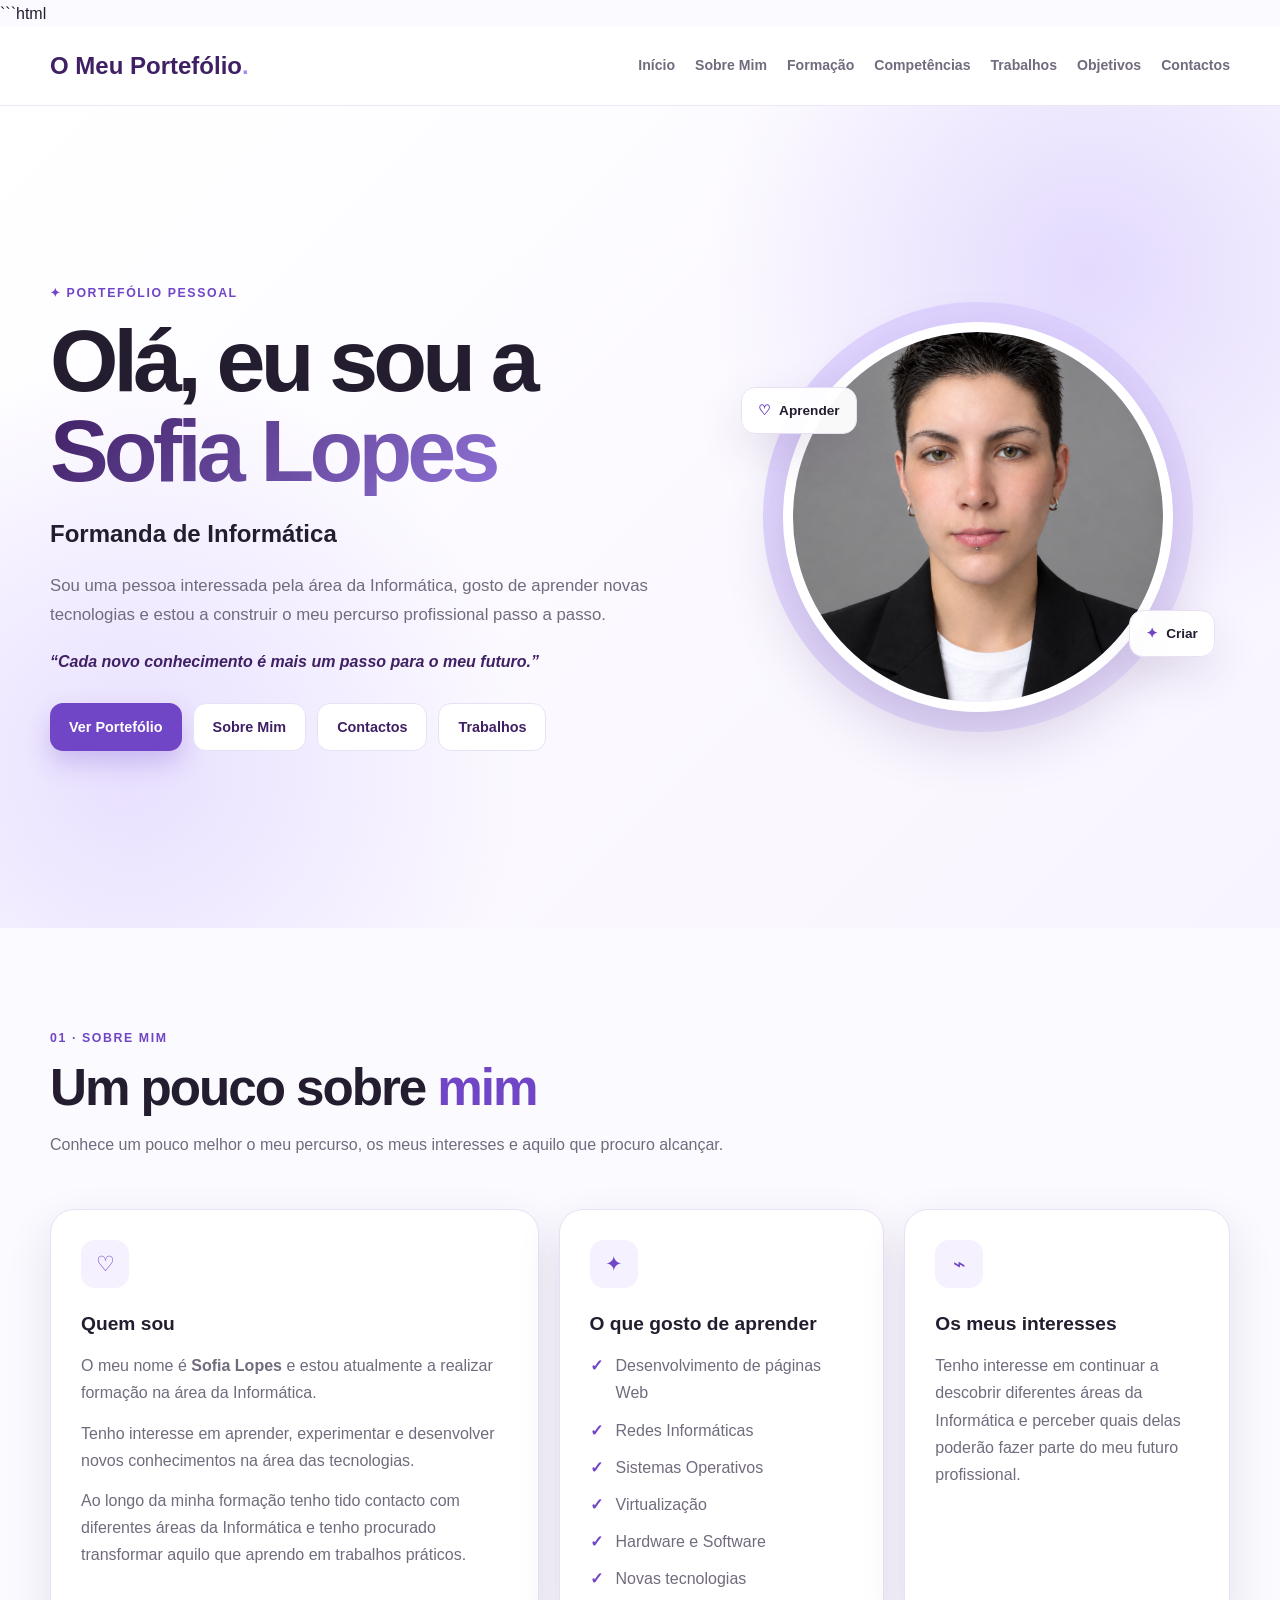
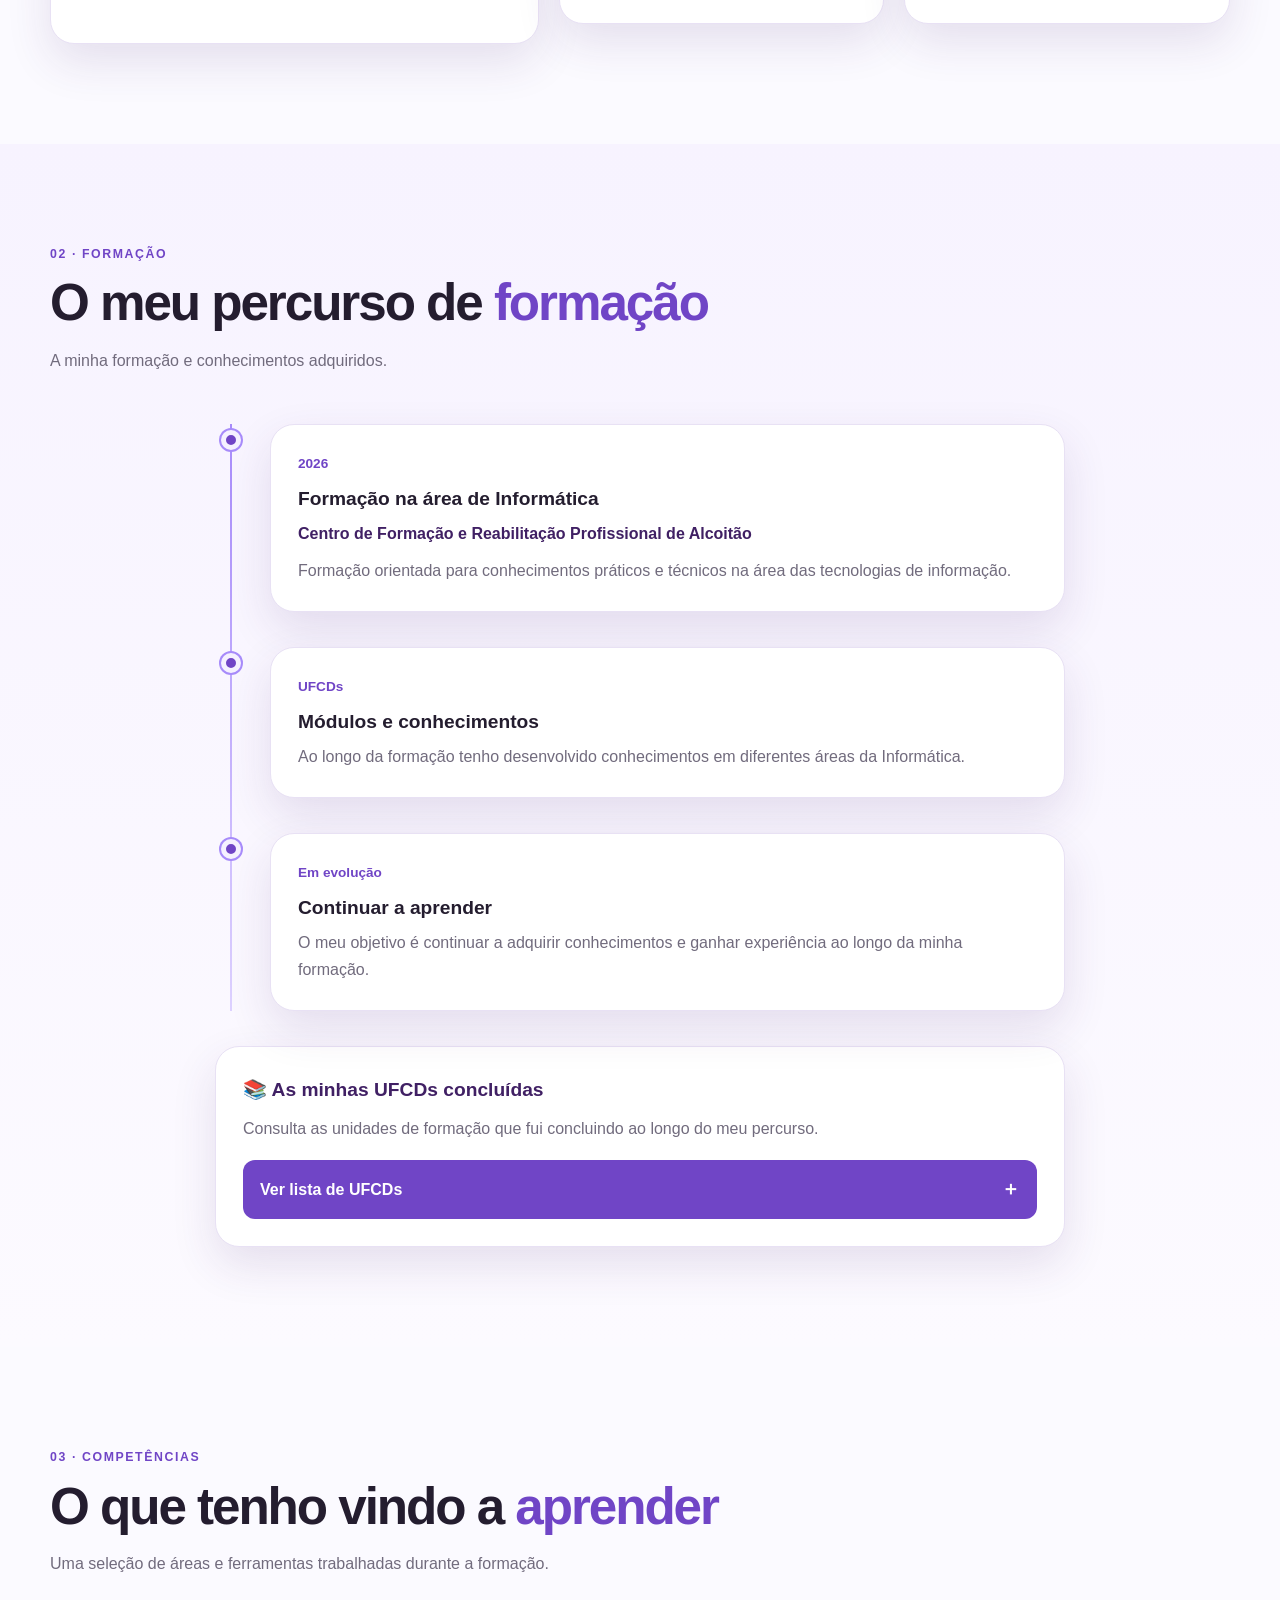
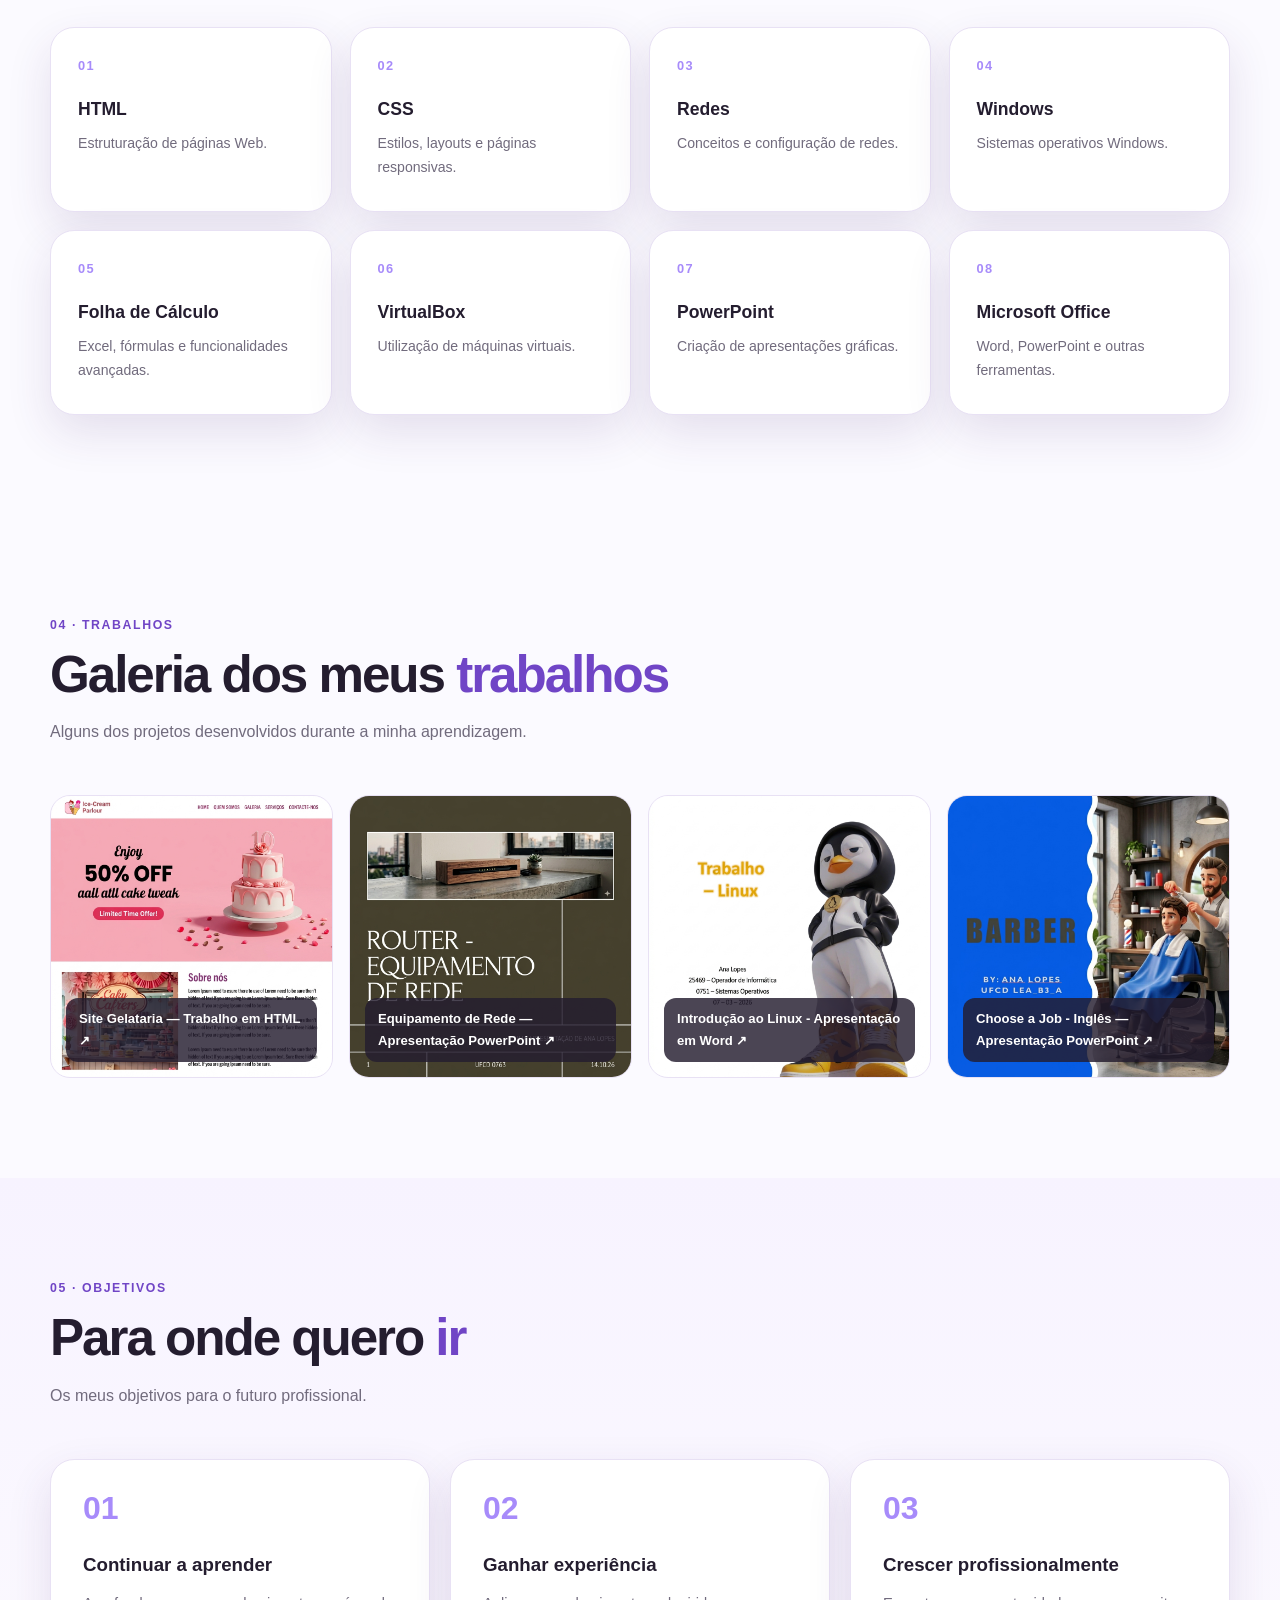
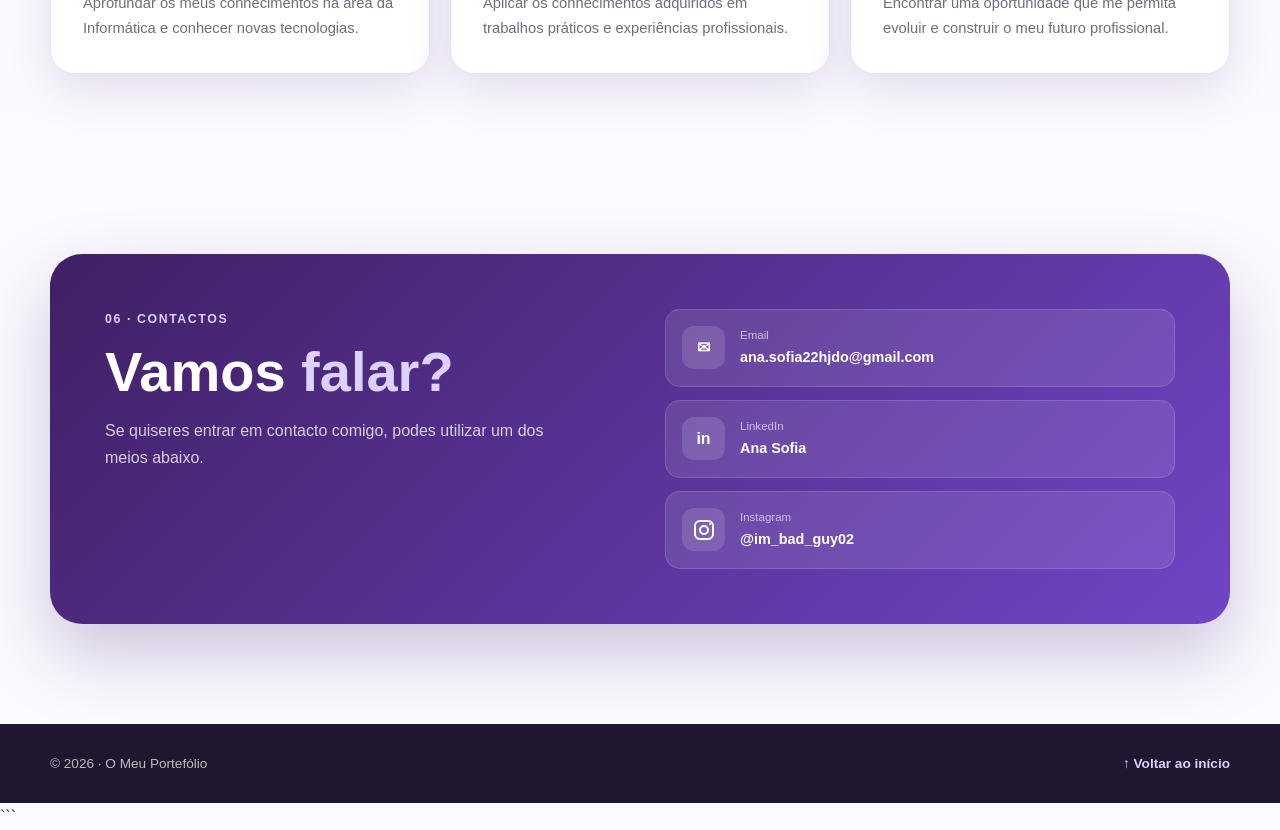
<file: index.html>
```html
<!DOCTYPE html>
<html lang="pt-PT">

<head>
    <meta charset="UTF-8">
    <meta name="viewport" content="width=device-width, initial-scale=1.0">

    <title>O Meu Portefólio | Formanda de Informática</title>

    <meta name="description" content="Portefólio pessoal de uma formanda de Informática.">

    <style>
        /* CORES DO SITE */

        :root {
            --roxo-escuro: #402064;
            --roxo: #7045c6;
            --roxo-claro: #a78bfa;
            --lilas: #ddd1ff;
            --lilas-claro: #f5f1ff;
            --branco: #ffffff;
            --fundo: #fbfaff;
            --texto: #241d2f;
            --texto-secundario: #716b7d;
            --borda: #e8e1f4;
            --sombra: 0 18px 45px rgba(67, 32, 111, 0.12);
            --raio: 24px;
            --largura: 1180px;
        }

        /* RESET */

        * {
            margin: 0;
            padding: 0;
            box-sizing: border-box;
        }

        html {
            scroll-behavior: smooth;
            scroll-padding-top: 90px;
        }

        body {
            font-family: "Segoe UI", Arial, Helvetica, sans-serif;
            color: var(--texto);
            background: var(--fundo);
            line-height: 1.7;
            overflow-x: hidden;
        }

        img {
            display: block;
            max-width: 100%;
        }

        a {
            color: inherit;
            text-decoration: none;
        }

        .container {
            width: min(calc(100% - 40px), var(--largura));
            margin: 0 auto;
        }

        /* MENU / CABEÇALHO */

        .site-header {
            position: sticky;
            top: 0;
            z-index: 1000;
            background: rgba(255, 255, 255, 0.94);
            backdrop-filter: blur(15px);
            border-bottom: 1px solid rgba(232, 225, 244, 0.8);
        }

        .nav-wrap {
            min-height: 78px;
            display: flex;
            align-items: center;
            justify-content: space-between;
            gap: 25px;
        }

        .logo {
            font-size: 1.5rem;
            font-weight: 800;
            color: var(--roxo-escuro);
            white-space: nowrap;
        }

        .logo span {
            color: var(--roxo-claro);
        }

        .desktop-nav {
            display: flex;
            align-items: center;
            gap: 20px;
        }

        .desktop-nav a {
            position: relative;
            color: var(--texto-secundario);
            font-size: 0.88rem;
            font-weight: 600;
            transition: color 0.25s ease;
        }

        .desktop-nav a::after {
            content: "";
            position: absolute;
            left: 0;
            bottom: -7px;
            width: 0;
            height: 2px;
            background: var(--roxo);
            transition: width 0.25s ease;
        }

        .desktop-nav a:hover {
            color: var(--roxo);
        }

        .desktop-nav a:hover::after {
            width: 100%;
        }

        /* MENU MOBILE */

        .mobile-nav {
            display: none;
        }

        .mobile-nav summary {
            list-style: none;
            cursor: pointer;
            padding: 9px 15px;
            border-radius: 12px;
            background: var(--lilas-claro);
            color: var(--roxo-escuro);
            font-weight: 700;
        }

        .mobile-nav summary::-webkit-details-marker {
            display: none;
        }

        .mobile-nav nav {
            position: absolute;
            top: 70px;
            left: 14px;
            right: 14px;
            display: flex;
            flex-direction: column;
            padding: 10px;
            background: white;
            border: 1px solid var(--borda);
            border-radius: 18px;
            box-shadow: var(--sombra);
        }

        .mobile-nav nav a {
            padding: 12px 14px;
            border-radius: 10px;
            font-weight: 600;
        }

        .mobile-nav nav a:hover {
            background: var(--lilas-claro);
            color: var(--roxo);
        }

        /* INÍCIO */

        .hero {
            position: relative;
            min-height: calc(100vh - 78px);
            display: flex;
            align-items: center;
            overflow: hidden;
            background:
                radial-gradient(circle at 85% 20%, rgba(167, 139, 250, 0.28), transparent 30%),
                radial-gradient(circle at 10% 80%, rgba(221, 209, 255, 0.65), transparent 30%),
                linear-gradient(135deg, #ffffff, #f8f4ff);
        }

        .hero-content {
            position: relative;
            display: grid;
            grid-template-columns: minmax(0, 1.1fr) minmax(320px, 0.9fr);
            align-items: center;
            gap: 60px;
            padding: 80px 0;
        }

        .hero-text {
            animation: aparecer 0.8s ease both;
        }

        .eyebrow {
            color: var(--roxo);
            text-transform: uppercase;
            letter-spacing: 0.13em;
            font-size: 0.77rem;
            font-weight: 800;
            margin-bottom: 12px;
        }

        .hero h1 {
            font-size: clamp(3rem, 7vw, 5.5rem);
            line-height: 1.02;
            letter-spacing: -0.055em;
            margin-bottom: 18px;
        }

        .hero h1 span {
            display: block;
            background: linear-gradient(135deg, var(--roxo-escuro), var(--roxo-claro));
            -webkit-background-clip: text;
            background-clip: text;
            -webkit-text-fill-color: transparent;
        }

        .hero h2 {
            font-size: clamp(1.2rem, 2vw, 1.5rem);
            margin-bottom: 18px;
        }

        .hero-description {
            max-width: 650px;
            color: var(--texto-secundario);
            font-size: 1.05rem;
            margin-bottom: 18px;
        }

        .hero-quote {
            color: var(--roxo-escuro);
            font-style: italic;
            font-weight: 600;
            margin-bottom: 28px;
        }

        /* BOTÕES */

        .hero-buttons {
            display: flex;
            flex-wrap: wrap;
            gap: 11px;
        }

        .btn {
            min-height: 46px;
            display: inline-flex;
            align-items: center;
            justify-content: center;
            padding: 11px 19px;
            border-radius: 13px;
            font-weight: 700;
            font-size: 0.9rem;
            transition: transform 0.25s ease, box-shadow 0.25s ease, background 0.25s ease;
        }

        .btn:hover {
            transform: translateY(-3px);
        }

        .btn-primary {
            color: white;
            background: var(--roxo);
            box-shadow: 0 12px 25px rgba(112, 69, 198, 0.25);
        }

        .btn-primary:hover {
            background: var(--roxo-escuro);
        }

        .btn-secondary {
            color: var(--roxo-escuro);
            background: white;
            border: 1px solid var(--borda);
        }

        .btn-secondary:hover {
            background: var(--lilas-claro);
            border-color: var(--roxo-claro);
        }

        /* FOTO DE PERFIL */

        .hero-photo-area {
            position: relative;
            display: flex;
            justify-content: center;
            align-items: center;
            min-height: 500px;
            animation: aparecer 0.8s 0.15s ease both;
        }

        .profile-photo {
            position: relative;
            z-index: 2;
            width: min(390px, 80vw);
            aspect-ratio: 1 / 1;
            object-fit: cover;
            border-radius: 50%;
            border: 10px solid white;
            box-shadow: 0 25px 60px rgba(67, 32, 111, 0.20);
        }

        .photo-decoration {
            position: absolute;
            width: 430px;
            height: 430px;
            border-radius: 50%;
            background: linear-gradient(135deg, var(--lilas), rgba(167, 139, 250, 0.15));
            transform: rotate(8deg);
        }

        .floating-card {
            position: absolute;
            z-index: 4;
            display: flex;
            align-items: center;
            gap: 8px;
            padding: 11px 16px;
            background: rgba(255, 255, 255, 0.95);
            border: 1px solid var(--borda);
            border-radius: 14px;
            box-shadow: var(--sombra);
            font-weight: 700;
            font-size: 0.85rem;
            animation: flutuar 4s ease-in-out infinite;
        }

        .floating-card span {
            color: var(--roxo);
        }

        .card-one {
            left: 3%;
            top: 24%;
        }

        .card-two {
            right: 3%;
            bottom: 22%;
            animation-delay: 1s;
        }

        /* SECÇÕES */

        .section {
            padding: 100px 0;
        }

        .section-alt {
            background: linear-gradient(180deg, #f7f3ff, #fcfaff);
        }

        .section-heading {
            max-width: 700px;
            margin-bottom: 50px;
        }

        .section-label {
            color: var(--roxo);
            text-transform: uppercase;
            letter-spacing: 0.13em;
            font-size: 0.77rem;
            font-weight: 800;
            margin-bottom: 11px;
        }

        .section-heading h2 {
            font-size: clamp(2rem, 4vw, 3.2rem);
            line-height: 1.1;
            letter-spacing: -0.04em;
            margin-bottom: 15px;
        }

        .section-heading h2 span {
            color: var(--roxo);
        }

        .section-heading > p:last-child {
            color: var(--texto-secundario);
            font-size: 1rem;
        }

        /* SOBRE MIM */

        .about-grid {
            display: grid;
            grid-template-columns: 1.2fr 0.8fr 0.8fr;
            gap: 20px;
        }

        .about-card {
            padding: 30px;
            background: white;
            border: 1px solid var(--borda);
            border-radius: var(--raio);
            box-shadow: var(--sombra);
            transition: transform 0.3s ease, box-shadow 0.3s ease;
        }

        .about-card:hover {
            transform: translateY(-6px);
            box-shadow: 0 25px 55px rgba(67, 32, 111, 0.16);
        }

        .about-main {
            grid-row: span 2;
        }

        .card-icon {
            width: 48px;
            height: 48px;
            display: flex;
            align-items: center;
            justify-content: center;
            margin-bottom: 20px;
            border-radius: 14px;
            background: var(--lilas-claro);
            color: var(--roxo);
            font-size: 1.3rem;
        }

        .about-card h3 {
            margin-bottom: 12px;
            font-size: 1.2rem;
        }

        .about-card p {
            color: var(--texto-secundario);
            margin-bottom: 13px;
        }

        .check-list {
            list-style: none;
            display: grid;
            gap: 10px;
        }

        .check-list li {
            position: relative;
            padding-left: 26px;
            color: var(--texto-secundario);
        }

        .check-list li::before {
            content: "✓";
            position: absolute;
            left: 0;
            color: var(--roxo);
            font-weight: 900;
        }

        /* FORMAÇÃO */

        .timeline {
            position: relative;
            max-width: 850px;
            margin: 0 auto;
        }

        .timeline::before {
            content: "";
            position: absolute;
            left: 15px;
            top: 0;
            bottom: 0;
            width: 2px;
            background: linear-gradient(var(--roxo-claro), var(--lilas));
        }

        .timeline-item {
            position: relative;
            padding-left: 55px;
            margin-bottom: 35px;
        }

        .timeline-item:last-child {
            margin-bottom: 0;
        }

        .timeline-dot {
            position: absolute;
            left: 6px;
            top: 6px;
            width: 20px;
            height: 20px;
            border-radius: 50%;
            background: var(--roxo);
            border: 5px solid var(--lilas-claro);
            box-shadow: 0 0 0 2px var(--roxo-claro);
        }

        .timeline-content {
            background: white;
            padding: 27px;
            border: 1px solid var(--borda);
            border-radius: var(--raio);
            box-shadow: var(--sombra);
        }

        .timeline-date {
            display: inline-block;
            margin-bottom: 8px;
            color: var(--roxo);
            font-weight: 800;
            font-size: 0.85rem;
        }

        .timeline-content h3 {
            margin-bottom: 4px;
            font-size: 1.2rem;
        }

        .timeline-place {
            color: var(--roxo-escuro) !important;
            font-weight: 700;
            margin-bottom: 10px !important;
        }

        .timeline-content p:last-child {
            color: var(--texto-secundario);
        }

        /* LISTA EXPANSÍVEL DE UFCDs */

        .ufcd-box {
            max-width: 850px;
            margin: 35px auto 0;
            padding: 27px;
            background: white;
            border: 1px solid var(--borda);
            border-radius: var(--raio);
            box-shadow: var(--sombra);
        }

        .ufcd-box h3 {
            margin-bottom: 8px;
            font-size: 1.2rem;
            color: var(--roxo-escuro);
        }

        .ufcd-box > p {
            margin-bottom: 18px;
            color: var(--texto-secundario);
        }

        .ufcd-toggle {
            display: flex;
            align-items: center;
            justify-content: space-between;
            gap: 12px;
            width: 100%;
            min-height: 48px;
            padding: 13px 17px;
            border: none;
            border-radius: 12px;
            background: var(--roxo);
            color: white;
            font: inherit;
            font-weight: 700;
            text-align: left;
            cursor: pointer;
            transition: background 0.25s ease;
        }

        .ufcd-toggle:hover {
            background: var(--roxo-escuro);
        }

        .ufcd-toggle:focus-visible {
            outline: 3px solid var(--roxo-claro);
            outline-offset: 3px;
        }

        .ufcd-arrow {
            font-size: 1.2rem;
            flex-shrink: 0;
        }

        .ufcd-list {
            display: grid;
            gap: 10px;
            margin-top: 18px;
            list-style: none;
        }

        .ufcd-list[hidden] {
            display: none;
        }

        .ufcd-list li {
            padding: 13px 15px;
            border: 1px solid var(--borda);
            border-radius: 10px;
            background: var(--lilas-claro);
            overflow-wrap: anywhere;
        }

        .ufcd-list strong {
            display: block;
            margin-bottom: 3px;
            color: var(--roxo-escuro);
        }

        .ufcd-list span {
            display: block;
            color: var(--texto-secundario);
            font-size: 0.9rem;
        }

        /* COMPETÊNCIAS */

        .skills-grid {
            display: grid;
            grid-template-columns: repeat(4, 1fr);
            gap: 18px;
        }

        .skill-card {
            position: relative;
            overflow: hidden;
            padding: 27px;
            min-height: 185px;
            background: white;
            border: 1px solid var(--borda);
            border-radius: var(--raio);
            box-shadow: var(--sombra);
            transition: transform 0.3s ease, border-color 0.3s ease;
        }

        .skill-card:hover {
            transform: translateY(-6px);
            border-color: var(--roxo-claro);
        }

        .skill-number {
            color: var(--roxo-claro);
            font-weight: 900;
            font-size: 0.8rem;
            letter-spacing: 0.1em;
        }

        .skill-card h3 {
            margin: 18px 0 7px;
            font-size: 1.1rem;
        }

        .skill-card p {
            color: var(--texto-secundario);
            font-size: 0.88rem;
        }

        /* GALERIA */

        .gallery-grid {
            display: grid;
            grid-template-columns: repeat(4, 1fr);
            gap: 16px;
        }

        .gallery-item {
            position: relative;
            overflow: hidden;
            min-height: 230px;
            border-radius: 20px;
            background: var(--lilas-claro);
            border: 1px solid var(--borda);
        }

        .gallery-item img {
            width: 100%;
            height: 100%;
            min-height: 230px;
            object-fit: cover;
            transition: transform 0.5s ease, filter 0.5s ease;
        }

        .gallery-item:hover img {
            transform: scale(1.06);
            filter: brightness(0.78);
        }

        .gallery-item figcaption {
            position: absolute;
            left: 15px;
            right: 15px;
            bottom: 15px;
            padding: 10px 13px;
            border-radius: 12px;
            background: rgba(36, 29, 47, 0.82);
            color: white;
            font-size: 0.82rem;
            font-weight: 700;
        }

        /* OBJETIVOS */

        .objectives-grid {
            display: grid;
            grid-template-columns: repeat(3, 1fr);
            gap: 20px;
        }

        .objective-card {
            padding: 32px;
            background: white;
            border: 1px solid var(--borda);
            border-radius: var(--raio);
            box-shadow: var(--sombra);
            transition: transform 0.3s ease;
        }

        .objective-card:hover {
            transform: translateY(-6px);
        }

        .objective-card > span {
            display: block;
            color: var(--roxo-claro);
            font-size: 2rem;
            font-weight: 900;
            line-height: 1;
            margin-bottom: 25px;
        }

        .objective-card h3 {
            margin-bottom: 10px;
        }

        .objective-card p {
            color: var(--texto-secundario);
            font-size: 0.92rem;
        }

        /* CONTACTOS */

        .contact-section {
            padding-top: 80px;
        }

        .contact-box {
            position: relative;
            overflow: hidden;
            display: grid;
            grid-template-columns: 1fr 1fr;
            gap: 50px;
            padding: 55px;
            border-radius: 32px;
            background: linear-gradient(135deg, #402064, #7045c6);
            color: white;
            box-shadow: 0 30px 70px rgba(67, 32, 111, 0.25);
        }

        .contact-text .section-label {
            color: var(--lilas);
        }

        .contact-text h2 {
            font-size: clamp(2.2rem, 5vw, 3.5rem);
            line-height: 1.1;
            margin-bottom: 15px;
        }

        .contact-text h2 span {
            color: var(--lilas);
        }

        .contact-text > p:last-child {
            max-width: 480px;
            color: rgba(255, 255, 255, 0.78);
        }

        .contact-links {
            position: relative;
            z-index: 2;
            display: grid;
            gap: 13px;
        }

        .contact-link {
            display: flex;
            align-items: center;
            gap: 15px;
            padding: 16px;
            border-radius: 15px;
            background: rgba(255, 255, 255, 0.1);
            border: 1px solid rgba(255, 255, 255, 0.15);
            transition: background 0.25s ease, transform 0.25s ease;
        }

        .contact-link:hover {
            background: rgba(255, 255, 255, 0.18);
            transform: translateX(5px);
        }

        .contact-icon {
            width: 43px;
            height: 43px;
            flex-shrink: 0;
            display: flex;
            align-items: center;
            justify-content: center;
            border-radius: 12px;
            background: rgba(255, 255, 255, 0.13);
            font-weight: 900;
        }

        .contact-link small {
            display: block;
            color: rgba(255, 255, 255, 0.65);
            font-size: 0.72rem;
        }

        .contact-link strong {
            display: block;
            font-size: 0.9rem;
            overflow-wrap: anywhere;
        }

        /* RODAPÉ */

        .site-footer {
            padding: 28px 0;
            background: #21162f;
            color: rgba(255, 255, 255, 0.7);
        }

        .footer-content {
            display: flex;
            align-items: center;
            justify-content: space-between;
            gap: 20px;
        }

        .footer-content p {
            font-size: 0.85rem;
        }

        .back-top {
            color: var(--lilas);
            font-size: 0.85rem;
            font-weight: 700;
        }

        .back-top:hover {
            color: white;
        }

        /* ANIMAÇÕES */

        @keyframes aparecer {
            from {
                opacity: 0;
                transform: translateY(25px);
            }

            to {
                opacity: 1;
                transform: translateY(0);
            }
        }

        @keyframes flutuar {
            0%, 100% {
                transform: translateY(0);
            }

            50% {
                transform: translateY(-8px);
            }
        }

        /* TABLET */

        @media (max-width: 1050px) {
            .desktop-nav {
                gap: 12px;
            }

            .desktop-nav a {
                font-size: 0.8rem;
            }

            .skills-grid {
                grid-template-columns: repeat(2, 1fr);
            }

            .gallery-grid {
                grid-template-columns: repeat(2, 1fr);
            }
        }

        /* TELEMÓVEL */

        @media (max-width: 780px) {
            .container {
                width: min(calc(100% - 28px), var(--largura));
            }

            .nav-wrap {
                min-height: 70px;
            }

            .desktop-nav {
                display: none;
            }

            .mobile-nav {
                display: block;
            }

            .hero {
                min-height: auto;
            }

            .hero-content {
                grid-template-columns: 1fr;
                text-align: center;
                padding: 60px 0 70px;
                gap: 35px;
            }

            .hero-description {
                margin: 0 auto 18px;
            }

            .hero-buttons {
                justify-content: center;
            }

            .hero-photo-area {
                order: -1;
                min-height: 330px;
            }

            .profile-photo {
                width: min(280px, 75vw);
                border-width: 7px;
            }

            .photo-decoration {
                width: 310px;
                height: 310px;
            }

            .card-one {
                left: 5%;
                top: 12%;
            }

            .card-two {
                right: 5%;
                bottom: 13%;
            }

            .section {
                padding: 75px 0;
            }

            .about-grid {
                grid-template-columns: 1fr;
            }

            .about-main {
                grid-row: auto;
            }

            .skills-grid {
                grid-template-columns: 1fr 1fr;
            }

            .gallery-grid {
                grid-template-columns: 1fr 1fr;
            }

            .objectives-grid {
                grid-template-columns: 1fr;
            }

            .contact-box {
                grid-template-columns: 1fr;
                padding: 35px 25px;
                gap: 30px;
            }

            .footer-content {
                flex-direction: column;
                text-align: center;
            }

            .ufcd-box {
                padding: 20px;
            }
        }

        /* TELEMÓVEIS PEQUENOS */

        @media (max-width: 480px) {
            .hero h1 {
                font-size: 2.8rem;
            }

            .hero-buttons {
                flex-direction: column;
                width: 100%;
            }

            .btn {
                width: 100%;
            }

            .hero-photo-area {
                min-height: 285px;
            }

            .profile-photo {
                width: 230px;
            }

            .photo-decoration {
                width: 255px;
                height: 255px;
            }

            .floating-card {
                display: none;
            }

            .skills-grid {
                grid-template-columns: 1fr;
            }

            .gallery-grid {
                grid-template-columns: 1fr;
            }

            .gallery-item,
            .gallery-item img {
                min-height: 250px;
            }

            .timeline-item {
                padding-left: 42px;
            }

            .timeline::before {
                left: 11px;
            }

            .timeline-dot {
                left: 2px;
            }

            .contact-box {
                border-radius: 24px;
            }
        }

        /* ACESSIBILIDADE */

        @media (prefers-reduced-motion: reduce) {
            html {
                scroll-behavior: auto;
            }

            * {
                animation-duration: 0.01ms !important;
                animation-iteration-count: 1 !important;
                transition-duration: 0.01ms !important;
            }
        }
    </style>
</head>

<body>

    <!-- MENU -->

    <header class="site-header" id="inicio">
        <div class="container nav-wrap">

            <a href="#inicio" class="logo">
                O Meu Portefólio<span>.</span>
            </a>

            <nav class="desktop-nav" aria-label="Navegação principal">
                <a href="#inicio">Início</a>
                <a href="#sobre">Sobre Mim</a>
                <a href="#formacao">Formação</a>
                <a href="#competencias">Competências</a>
                <a href="#trabalhos">Trabalhos</a>
                <a href="#objetivos">Objetivos</a>
                <a href="#contactos">Contactos</a>
            </nav>

            <details class="mobile-nav">
                <summary>☰ Menu</summary>

                <nav>
                    <a href="#inicio">Início</a>
                    <a href="#sobre">Sobre Mim</a>
                    <a href="#formacao">Formação</a>
                    <a href="#competencias">Competências</a>
                    <a href="#trabalhos">Trabalhos</a>
                    <a href="#objetivos">Objetivos</a>
                    <a href="#contactos">Contactos</a>
                </nav>
            </details>

        </div>
    </header>

    <main>

        <!-- INÍCIO -->

        <section class="hero">
            <div class="container hero-content">

                <div class="hero-text">

                    <p class="eyebrow">✦ Portefólio Pessoal</p>

                    <h1>
                        Olá, eu sou a
                        <span>Sofia Lopes</span>
                    </h1>

                    <h2>Formanda de Informática</h2>

                    <p class="hero-description">
                        Sou uma pessoa interessada pela área da Informática,
                        gosto de aprender novas tecnologias e estou a construir
                        o meu percurso profissional passo a passo.
                    </p>

                    <p class="hero-quote">
                        “Cada novo conhecimento é mais um passo para o meu futuro.”
                    </p>

                    <div class="hero-buttons">
                        <a href="#trabalhos" class="btn btn-primary">Ver Portefólio</a>
                        <a href="#sobre" class="btn btn-secondary">Sobre Mim</a>
                        <a href="#contactos" class="btn btn-secondary">Contactos</a>
                        <a href="#trabalhos" class="btn btn-secondary">Trabalhos</a>
                    </div>

                </div>

                <div class="hero-photo-area">

                    <div class="photo-decoration"></div>

                    <!-- Fotografia: pasta imagens/foto-perfil.png -->

                    <img
                        src="imagens/foto-perfil.png"
                        alt="Fotografia de perfil"
                        class="profile-photo"
                    >

                    <div class="floating-card card-one">
                        <span>♡</span>
                        Aprender
                    </div>

                    <div class="floating-card card-two">
                        <span>✦</span>
                        Criar
                    </div>

                </div>

            </div>
        </section>

        <!-- SOBRE MIM -->

        <section class="section" id="sobre">
            <div class="container">

                <div class="section-heading">
                    <p class="section-label">01 · Sobre Mim</p>

                    <h2>
                        Um pouco sobre <span>mim</span>
                    </h2>

                    <p>
                        Conhece um pouco melhor o meu percurso,
                        os meus interesses e aquilo que procuro alcançar.
                    </p>
                </div>

                <div class="about-grid">

                    <article class="about-card about-main">
                        <div class="card-icon">♡</div>

                        <h3>Quem sou</h3>

                        <p>
                            O meu nome é <strong>Sofia Lopes</strong> e estou
                            atualmente a realizar formação na área da Informática.
                        </p>

                        <p>
                            Tenho interesse em aprender, experimentar e desenvolver
                            novos conhecimentos na área das tecnologias.
                        </p>

                        <p>
                            Ao longo da minha formação tenho tido contacto com
                            diferentes áreas da Informática e tenho procurado
                            transformar aquilo que aprendo em trabalhos práticos.
                        </p>
                    </article>

                    <article class="about-card">
                        <div class="card-icon">✦</div>

                        <h3>O que gosto de aprender</h3>

                        <ul class="check-list">
                            <li>Desenvolvimento de páginas Web</li>
                            <li>Redes Informáticas</li>
                            <li>Sistemas Operativos</li>
                            <li>Virtualização</li>
                            <li>Hardware e Software</li>
                            <li>Novas tecnologias</li>
                        </ul>
                    </article>

                    <article class="about-card">
                        <div class="card-icon">⌁</div>

                        <h3>Os meus interesses</h3>

                        <p>
                            Tenho interesse em continuar a descobrir diferentes
                            áreas da Informática e perceber quais delas poderão
                            fazer parte do meu futuro profissional.
                        </p>
                    </article>

                </div>
            </div>
        </section>

        <!-- FORMAÇÃO E UFCDs -->

        <section class="section section-alt" id="formacao">
            <div class="container">

                <div class="section-heading">
                    <p class="section-label">02 · Formação</p>

                    <h2>
                        O meu percurso de <span>formação</span>
                    </h2>

                    <p>
                        A minha formação e conhecimentos adquiridos.
                    </p>
                </div>

                <div class="timeline">

                    <article class="timeline-item">
                        <div class="timeline-dot"></div>

                        <div class="timeline-content">
                            <span class="timeline-date">2026</span>

                            <h3>Formação na área de Informática</h3>

                            <p class="timeline-place">
                                Centro de Formação e Reabilitação Profissional de Alcoitão
                            </p>

                            <p>
                                Formação orientada para conhecimentos práticos
                                e técnicos na área das tecnologias de informação.
                            </p>
                        </div>
                    </article>

                    <article class="timeline-item">
                        <div class="timeline-dot"></div>

                        <div class="timeline-content">
                            <span class="timeline-date">UFCDs</span>

                            <h3>Módulos e conhecimentos</h3>

                            <p>
                                Ao longo da formação tenho desenvolvido
                                conhecimentos em diferentes áreas da Informática.
                            </p>
                        </div>
                    </article>

                    <article class="timeline-item">
                        <div class="timeline-dot"></div>

                        <div class="timeline-content">
                            <span class="timeline-date">Em evolução</span>

                            <h3>Continuar a aprender</h3>

                            <p>
                                O meu objetivo é continuar a adquirir conhecimentos
                                e ganhar experiência ao longo da minha formação.
                            </p>
                        </div>
                    </article>

                </div>

                <!-- LISTA EXPANSÍVEL DE UFCDs -->

                <div class="ufcd-box">

                    <h3>📚 As minhas UFCDs concluídas</h3>

                    <p>
                        Consulta as unidades de formação que fui concluindo
                        ao longo do meu percurso.
                    </p>

                    <button
                        type="button"
                        class="ufcd-toggle"
                        id="ufcd-toggle"
                        aria-expanded="false"
                        aria-controls="ufcd-list"
                    >
                        <span id="ufcd-button-text">Ver lista de UFCDs</span>
                        <span class="ufcd-arrow" aria-hidden="true">＋</span>
                    </button>

                    <ul class="ufcd-list" id="ufcd-list" hidden>

                        <li>
                            <strong>UFCD 7846</strong>
                            <span>Informática - Noções Básicas</span>
                        </li>

                        <li>
                            <strong>UFCD 0749</strong>
                            <span>Arquitetura de Computadores</span>
                        </li>

                        <li>
                            <strong>UFCD 0822</strong>
                            <span>Gestão e Organização da Informação</span>
                        </li>

                        <li>
                            <strong>UFCD 0751</strong>
                            <span>Sistemas Operativos</span>
                        </li>

                        <li>
                            <strong>UFCD 0752</strong>
                            <span>Sistemas Operativos Multitarefa</span>
                        </li>

                        <li>
                            <strong>UFCD 0753</strong>
                            <span>Sistemas Operativos Utilitários Complementares</span>
                        </li>

                        <li>
                            <strong>UFCD 0754</strong>
                            <span>Processador de Texto</span>
                        </li>

                        <li>
                            <strong>UFCD 0755</strong>
                            <span>Processador de Texto - Funcionalidades Avançadas</span>
                        </li>

                        <li>
                            <strong>UFCD 0778</strong>
                            <span>Folha de Cálculo</span>
                        </li>

                        <li>
                            <strong>UFCD 0757</strong>
                            <span>Folha de Cálculo - Funcionalidades Avançadas</span>
                        </li>

                        <li>
                            <strong>UFCD 0779</strong>
                            <span>Utilitário de Apresentação Gráfica</span>
                        </li>

                        <li>
                            <strong>UFCD 0759</strong>
                            <span>Sistemas de Gestão de Bases de Dados</span>
                        </li>

                        <li>
                            <strong>UFCD 0760</strong>
                            <span>Automatização de Operações em SGBD</span>
                        </li>

                        <li>
                            <strong>UFCD 0761</strong>
                            <span>Aplicações de Gestão Administrativa Suportadas em SGBD</span>
                        </li>

                        <li>
                            <strong>UFCD 0762</strong>
                            <span>Redes de Computadores</span>
                        </li>

                        <li>
                            <strong>UFCD 0763</strong>
                            <span>Hardware e Tipologias de Rede</span>
                        </li>

                        <li>
                            <strong>UFCD 0764</strong>
                            <span>Instalação e Configuração de Redes Locais</span>
                        </li>

                        <li>
                            <strong>UFCD 0765</strong>
                            <span>Administração de Redes</span>
                        </li>

                        <li>
                            <strong>UFCD 0766</strong>
                            <span>Internet - Evolução</span>
                        </li>

                        <li>
                            <strong>UFCD 0767</strong>
                            <span>Internet - Navegação</span>
                        </li>

                        <li>
                            <strong>UFCD 0768</strong>
                            <span>Criação de Sites WEB</span>
                        </li>

                        <li>
                            <strong>UFCD CEB3_A</strong>
                            <span>Planear, Implementar e Monitorizar Projetos Pessoais, Profissionais e Sociais</span>
                        </li>

                        <li>
                            <strong>UFCD CEB3_D</strong>
                            <span>Promover a Saúde e a Preservação do Ambiente e do Património</span>
                        </li>

                        <li>
                            <strong>UFCD MCTB3_C</strong>
                            <span>Utilizar Conceitos Geométricos e Trigonométricos em Contextos de Vida</span>
                        </li>

                        <li>
                            <strong>UFCD MCTB3_B</strong>
                            <span>Utilizar Conexões Matemáticas para Resolver Problemas em Contextos de Vida</span>
                        </li>

                        <li>
                            <strong>UFCD CDB3_C</strong>
                            <span>Criar e Editar Conteúdos Digitais em Diferentes Formatos</span>
                        </li>

                        <li>
                            <strong>UFCD LEB_B3</strong>
                            <span>Compreender e Usar Oralmente e Por Escrito, Frases e Expressões Frequentes Relacionadas com Atividades de Lazer</span>
                        </li>

                        <li>
                            <strong>UFCD LEA_B3</strong>
                            <span>Compreender e Usar Oralmente e Por Escrito, Frases e Expressões Frequentes Relacionadas com o Mundo do Trabalho</span>
                        </li>

                        <li>
                            <strong>UFCD CLCB3_C</strong>
                            <span>Produzir Textos Escritos Informativos, Reflexivos e Persuasivos</span>
                        </li>

                        <li>
                            <strong>UFCD CLCB3_A</strong>
                            <span>Interpretar e Produzir Discursos Orais Adequados a Diferentes Contextos, Fundamentando Opiniões</span>
                        </li>

                        <li>
                            <strong>UFCD CPSA_3</strong>
                            <span>Resolver Problemas</span>
                        </li>

                        <li>
                            <strong>UFCD CPSA_2</strong>
                            <span>Interagir com os Outros</span>
                        </li>

                    </ul>

                </div>

            </div>
        </section>

        <!-- COMPETÊNCIAS -->

        <section class="section" id="competencias">
            <div class="container">

                <div class="section-heading">
                    <p class="section-label">03 · Competências</p>

                    <h2>
                        O que tenho vindo a <span>aprender</span>
                    </h2>

                    <p>
                        Uma seleção de áreas e ferramentas trabalhadas durante a formação.
                    </p>
                </div>

                <div class="skills-grid">

                    <div class="skill-card">
                        <span class="skill-number">01</span>
                        <h3>HTML</h3>
                        <p>Estruturação de páginas Web.</p>
                    </div>

                    <div class="skill-card">
                        <span class="skill-number">02</span>
                        <h3>CSS</h3>
                        <p>Estilos, layouts e páginas responsivas.</p>
                    </div>

                    <div class="skill-card">
                        <span class="skill-number">03</span>
                        <h3>Redes</h3>
                        <p>Conceitos e configuração de redes.</p>
                    </div>

                    <div class="skill-card">
                        <span class="skill-number">04</span>
                        <h3>Windows</h3>
                        <p>Sistemas operativos Windows.</p>
                    </div>

                    <div class="skill-card">
                        <span class="skill-number">05</span>
                        <h3>Folha de Cálculo</h3>
                        <p>Excel, fórmulas e funcionalidades avançadas.</p>
                    </div>

                    <div class="skill-card">
                        <span class="skill-number">06</span>
                        <h3>VirtualBox</h3>
                        <p>Utilização de máquinas virtuais.</p>
                    </div>

                    <div class="skill-card">
                        <span class="skill-number">07</span>
                        <h3>PowerPoint</h3>
                        <p>Criação de apresentações gráficas.</p>
                    </div>

                    <div class="skill-card">
                        <span class="skill-number">08</span>
                        <h3>Microsoft Office</h3>
                        <p>Word, PowerPoint e outras ferramentas.</p>
                    </div>

                </div>
            </div>
        </section>

        <!-- TRABALHOS / GALERIA -->

        <section class="section" id="trabalhos">
            <div class="container">

                <div class="section-heading">
                    <p class="section-label">04 · Trabalhos</p>

                    <h2>
                        Galeria dos meus <span>trabalhos</span>
                    </h2>

                    <p>
                        Alguns dos projetos desenvolvidos durante a minha aprendizagem.
                    </p>
                </div>

                <div class="gallery-grid">

                    <figure class="gallery-item">
    <a href="trabalhos/sitegelataria/index.html"
       target="_blank"
       rel="noopener">

        <img src="imagens/trabalho-4.jpg"
             alt="Pré-visualização do site da gelataria">

        <figcaption>
            Site Gelataria — Trabalho em HTML ↗
        </figcaption>

    </a>
</figure>

                    <figure class="gallery-item">
    <a href="trabalhos/equipamentoderede.pptx"
       target="_blank"
       rel="noopener">

        <img src="imagens/trabalho-3.jpg"
             alt="Pré-visualização do trabalho Equipamento de Rede">

        <figcaption>
            Equipamento de Rede — Apresentação PowerPoint ↗
        </figcaption>

    </a>
</figure>

                    <figure class="gallery-item">
    <a href="trabalhos/introduçãoaolinux.docx"
       target="_blank"
       rel="noopener">

        <img src="imagens/trabalho-2.jpg"
             alt="Pré-visualização do trabalho de Word">

        <figcaption>
            Introdução ao Linux - Apresentação em Word ↗
        </figcaption>

    </a>
</figure>

                   
<figure class="gallery-item">
    <a href="trabalhos/chooseajob-inglês.pptx"
       target="_blank"
       rel="noopener">

        <img src="imagens/trabalho-1.jpg"
             alt="Pré-visualização do trabalho Choose a Job">

        <figcaption>
            Choose a Job - Inglês — Apresentação PowerPoint ↗
        </figcaption>

    </a>
</figure>


                </div>
            </div>
        </section>

        <!-- OBJETIVOS -->

        <section class="section section-alt" id="objetivos">
            <div class="container">

                <div class="section-heading">
                    <p class="section-label">05 · Objetivos</p>

                    <h2>
                        Para onde quero <span>ir</span>
                    </h2>

                    <p>
                        Os meus objetivos para o futuro profissional.
                    </p>
                </div>

                <div class="objectives-grid">

                    <article class="objective-card">
                        <span>01</span>
                        <h3>Continuar a aprender</h3>

                        <p>
                            Aprofundar os meus conhecimentos na área da
                            Informática e conhecer novas tecnologias.
                        </p>
                    </article>

                    <article class="objective-card">
                        <span>02</span>
                        <h3>Ganhar experiência</h3>

                        <p>
                            Aplicar os conhecimentos adquiridos em trabalhos
                            práticos e experiências profissionais.
                        </p>
                    </article>

                    <article class="objective-card">
                        <span>03</span>
                        <h3>Crescer profissionalmente</h3>

                        <p>
                            Encontrar uma oportunidade que me permita evoluir
                            e construir o meu futuro profissional.
                        </p>
                    </article>

                </div>
            </div>
        </section>

        <!-- CONTACTOS -->

        <section class="section contact-section" id="contactos">
            <div class="container">

                <div class="contact-box">

                    <div class="contact-text">
                        <p class="section-label">06 · Contactos</p>

                        <h2>
                            Vamos <span>falar?</span>
                        </h2>

                        <p>
                            Se quiseres entrar em contacto comigo,
                            podes utilizar um dos meios abaixo.
                        </p>
                    </div>

                    <div class="contact-links">

                        <a
                            href="mailto: ana.sofia22hjdo@gmail.com"
                            class="contact-link"
                        > 
                            <span class="contact-icon">✉</span>

                            <div>
                                <small>Email</small>
                                <strong>ana.sofia22hjdo@gmail.com</strong>
                            </div>
                        </a>

                        <a
                            href="https://www.linkedin.com/in/ana-sofia-019a90259/"
                            target="_blank"
                            rel="noopener"
                            class="contact-link"
                        >
                            <span class="contact-icon">in</span>

                            <div>
                                <small>LinkedIn</small>
                                <strong>Ana Sofia</strong>
                            </div>
                        </a>

                       
					<a
							href="https://www.instagram.com/im_bad_guy02/#"
							target="_blank"
							rel="noopener noreferrer"
							class="contact-link"
					>
						<span class="contact-icon" aria-hidden="true">
						<svg viewBox="0 0 24 24" width="24" height="24" fill="none"
						stroke="currentColor" stroke-width="2"
						stroke-linecap="round" stroke-linejoin="round">
						<rect x="3" y="3" width="18" height="18" rx="5"></rect>
						<circle cx="12" cy="12" r="4"></circle>
						<circle cx="18" cy="6" r="1" fill="currentColor"
						stroke="none"></circle>
					</svg>
					</span>

					<div>
						<small>Instagram</small>
						<strong>@im_bad_guy02</strong>
					</div>
					</a>



                    </div>
                </div>
            </div>
        </section>

    </main>

    <!-- RODAPÉ -->

    <footer class="site-footer">
        <div class="container footer-content">

            <p>© 2026 · O Meu Portefólio</p>

            <a href="#inicio" class="back-top">
                ↑ Voltar ao início
            </a>

        </div>
    </footer>

    <!-- FUNCIONAMENTO DO BOTÃO DAS UFCDs -->

    <script>
        const botaoUFCD = document.getElementById("ufcd-toggle");
        const listaUFCD = document.getElementById("ufcd-list");
        const textoBotaoUFCD = document.getElementById("ufcd-button-text");

        botaoUFCD.addEventListener("click", function () {
            const estaAberta =
                botaoUFCD.getAttribute("aria-expanded") === "true";

            botaoUFCD.setAttribute(
                "aria-expanded",
                String(!estaAberta)
            );

            listaUFCD.hidden = estaAberta;

            botaoUFCD.querySelector(".ufcd-arrow").textContent =
                estaAberta ? "＋" : "−";

            textoBotaoUFCD.textContent =
                estaAberta
                    ? "Ver lista de UFCDs"
                    : "Fechar lista de UFCDs";
        });
    </script>

</body>
</html>
```
</file>
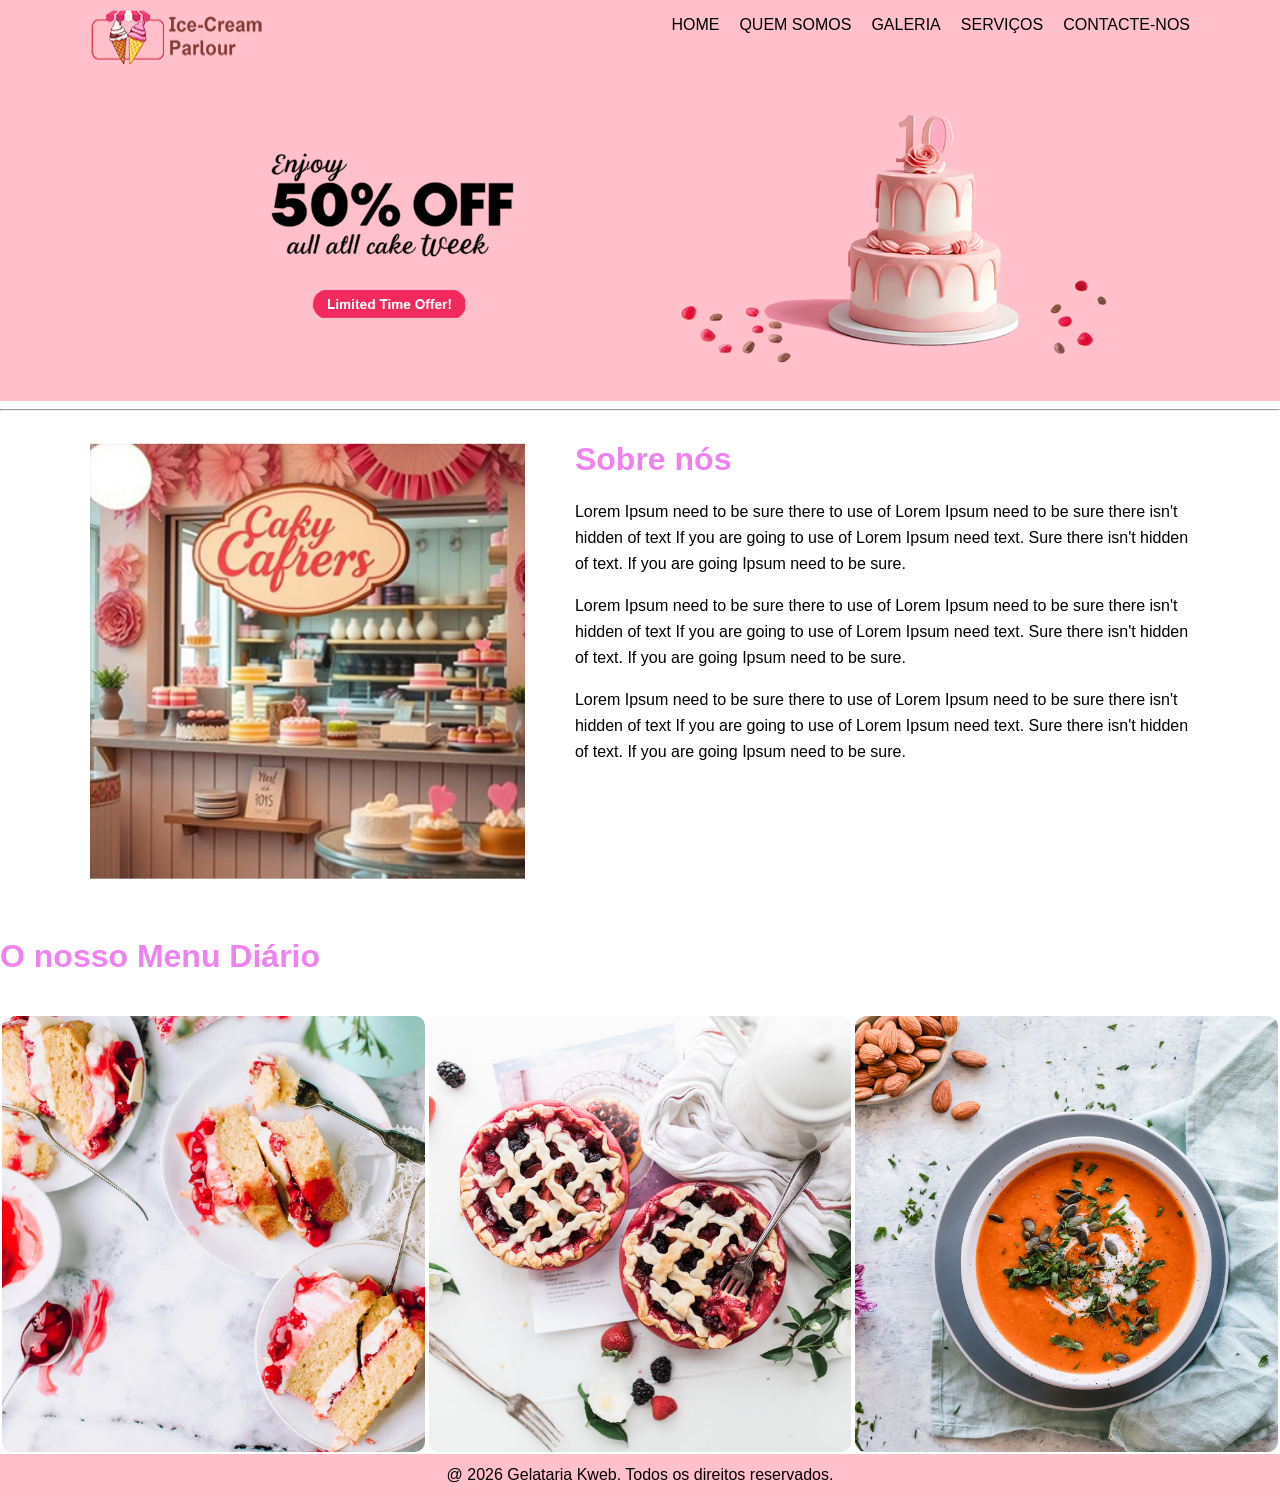
<file: trabalhos/sitegelataria/index.html>
<!DOCTYPE html>
<html lang="pt">
<head>
<meta charset="UTF-8">
 
<title>Gelataria KN</title>

	<link rel="stylesheet" type="text/css" href="css/estilos.css">

</head>
 
<body>
<header>
	<div class="container"> 
	<div class="logo"> 
	<img src="imagens/logo.png"> 
</div> 
<div class="menu"> 
	<ul> 
		<li>HOME</li> 
		<li>QUEM SOMOS</li> 
		<li>GALERIA</li> 
		<li>SERVIÇOS</li> 
		<li>CONTACTE-NOS</li> 
	</ul> 
</div> 
</div> 
	<img src="imagens/slider.jpg" class="banner">
</header>      
<hr>
	<div class="container">
	<img src="imagens/qsomos.png">
<div>
<h1>Sobre nós</h1>
<p> Lorem Ipsum need to be sure there to use of Lorem Ipsum need to be sure there isn't hidden of text If you are going to use of Lorem Ipsum need text. Sure there isn't hidden of text. If you are going Ipsum need to be sure.</p>
<p> Lorem Ipsum need to be sure there to use of Lorem Ipsum need to be sure there isn't hidden of text If you are going to use of Lorem Ipsum need text. Sure there isn't hidden of text. If you are going Ipsum need to be sure.</p>
<p> Lorem Ipsum need to be sure there to use of Lorem Ipsum need to be sure there isn't hidden of text If you are going to use of Lorem Ipsum need text. Sure there isn't hidden of text. If you are going Ipsum need to be sure.</p>
</div>
</div>
<h1> O nosso Menu Diário </h1>

	<br>
	<div class="coluna">
			<div class="linha"> <img src="imagens/img1.jpg"> </div>
			<div class="linha"> <img src="imagens/img2.jpg"> </div>
			<div class="linha"> <img src="imagens/img3.jpg"> </div>
	</div>
 
<footer> 
    @ 2026 Gelataria Kweb. Todos os direitos reservados.
</footer>
 
</body>
</html>
</file>
<file: trabalhos/sitegelataria/css/estilos.css>
body {
	font-family: sans-serif, arial;
	margin:0px;
}

.container {
	max-width:1100px;
	width:100%;
	margin: 0 auto;
	display:flex;
	gap:50px;
	justify-content: space-between;
}

.menu{
	display:flex;	
}

header {
	background: pink;
}

p{
	line-height:26px;
	font-size:16px;
}

footer{
	background:pink;
	text-align:center;
	padding:12px;
}

.menu ul{
	display:flex;/* coloca o conteudo em linha */
	gap:20px;;/* cria um espaçamento entre o texto */
	list-style:none;;/* retira o tipo de ponto na lista */
}

h1{
	color:violet;
}

.coluna{
	display:flex;

}
	
.linha{
	padding:2px;
	width:100%;
}

img{
	height:100%;
	width:100%;
	border-radius:10px;
}
			
.linha img:hover{
	opacity:0.5;
	transform: scale(1.05);
}
</file>
